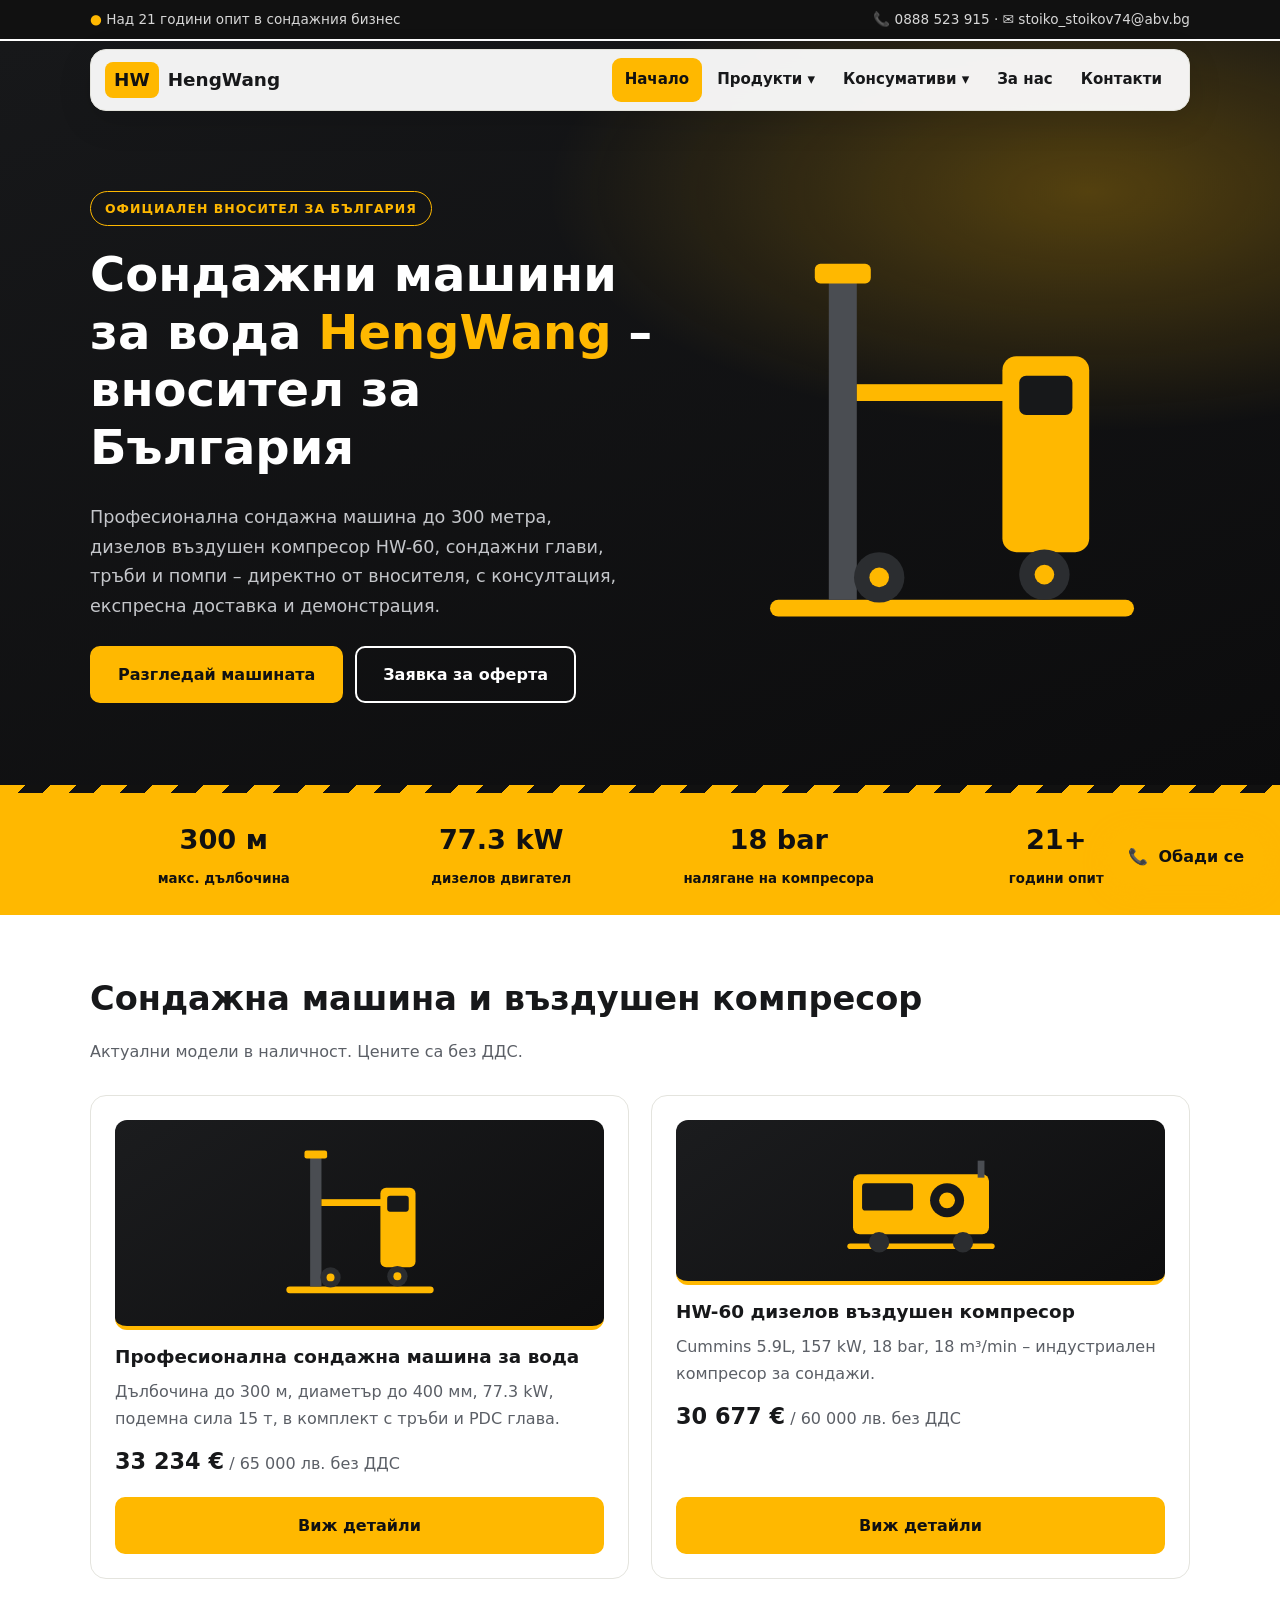
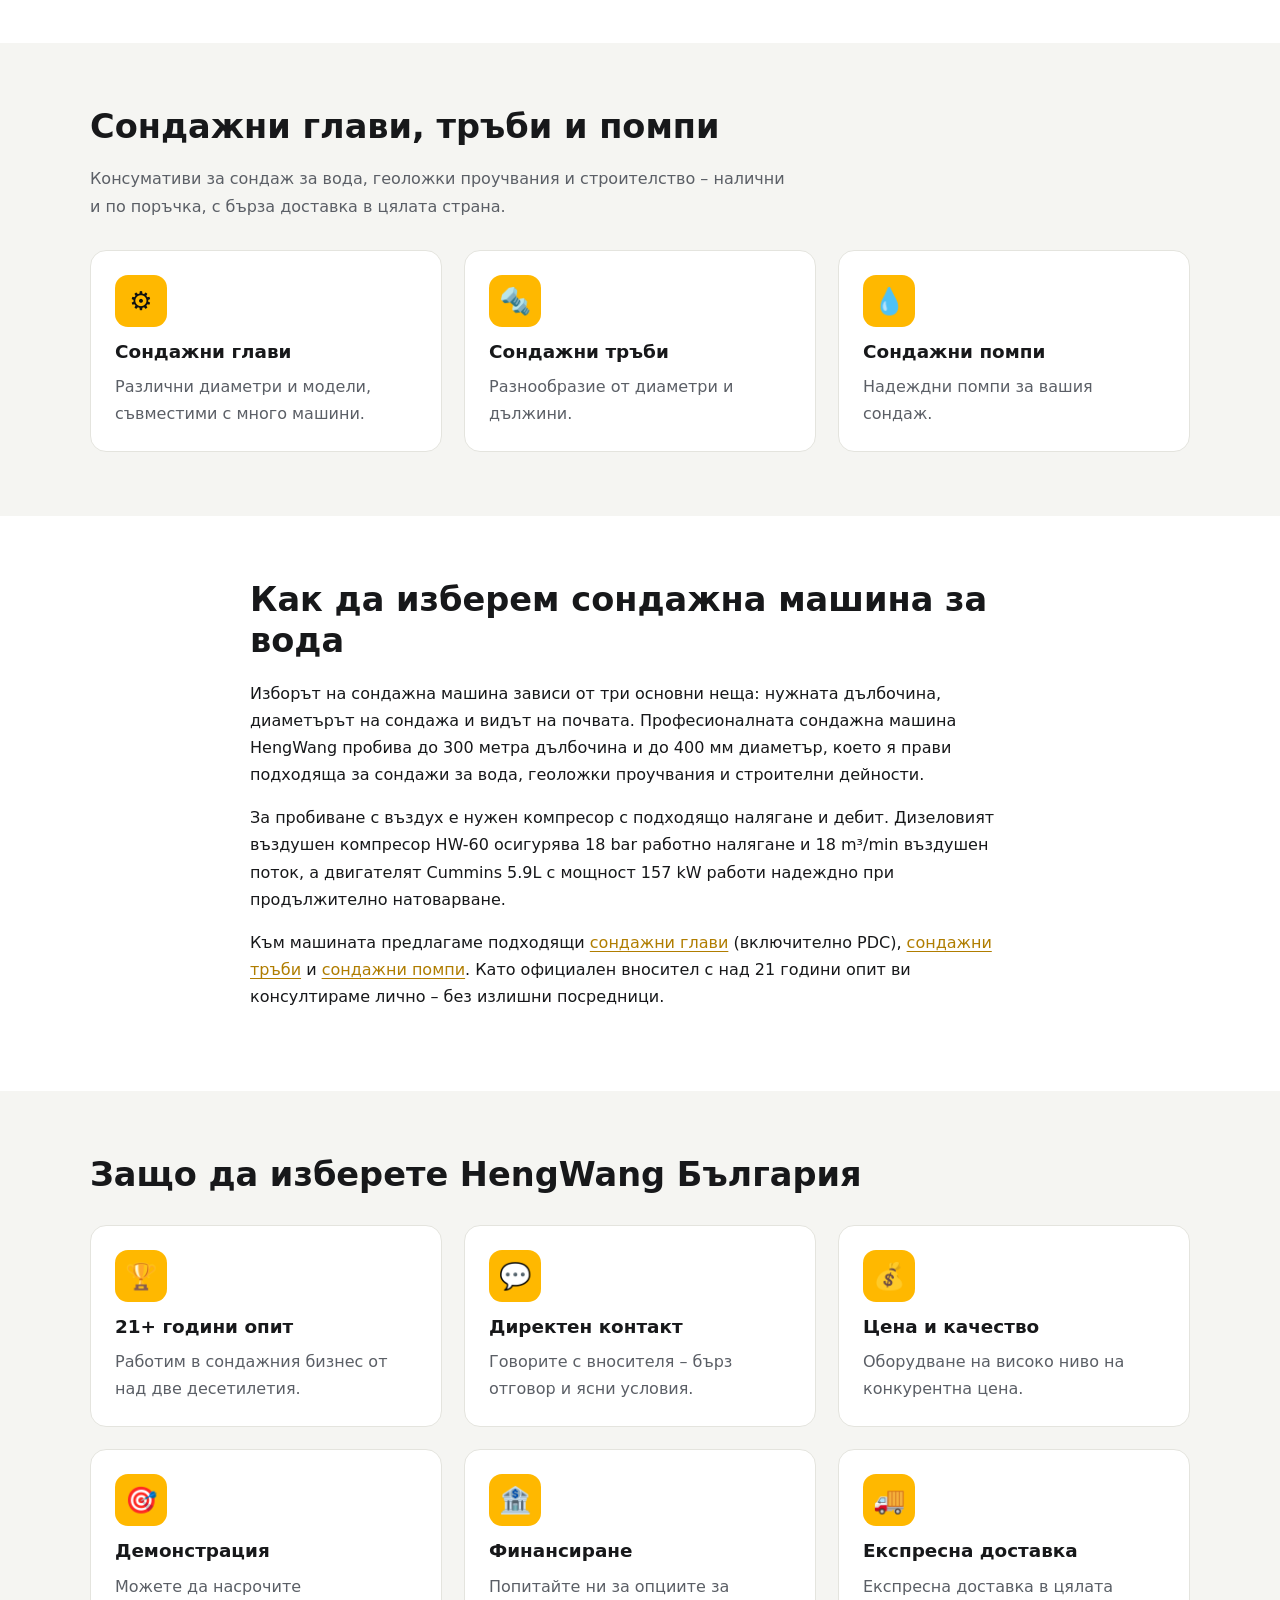
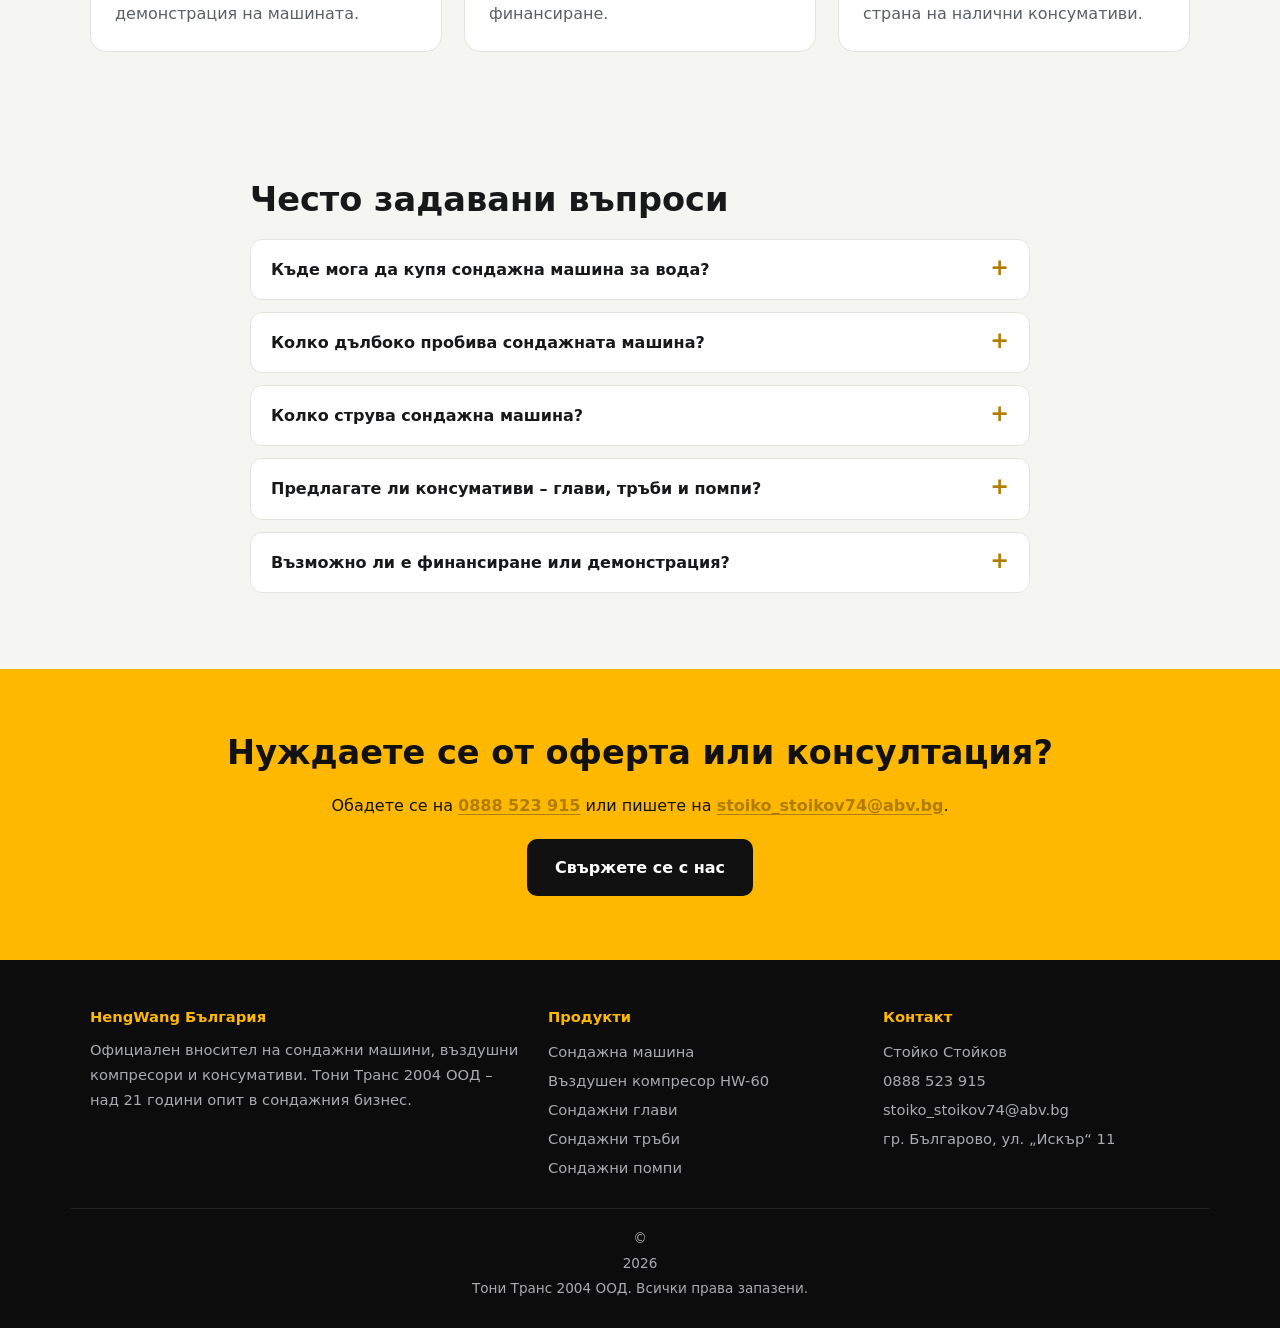
<file: index.html>
<!DOCTYPE html>
<html lang="bg">
<head>
<meta charset="utf-8">
<meta name="viewport" content="width=device-width, initial-scale=1">
<title>Сондажни машини за вода – HengWang България | Вносител</title>
<meta name="description" content="Професионална сондажна машина до 300 м, въздушен компресор HW-60, сондажни глави, тръби и помпи. Официален вносител, над 21 г. опит. Тел. 0888 523 915.">
<link rel="canonical" href="https://hengwangbulgaria.com/">
<link rel="alternate" hreflang="bg" href="https://hengwangbulgaria.com/">
<link rel="alternate" hreflang="x-default" href="https://hengwangbulgaria.com/">
<meta name="robots" content="index,follow,max-image-preview:large">
<meta name="theme-color" content="#ffb800">
<meta property="og:type" content="website"><meta property="og:locale" content="bg_BG"><meta property="og:site_name" content="HengWang България">
<meta property="og:title" content="Сондажни машини за вода – HengWang България | Вносител"><meta property="og:description" content="Професионална сондажна машина до 300 м, въздушен компресор HW-60, сондажни глави, тръби и помпи. Официален вносител, над 21 г. опит. Тел. 0888 523 915."><meta property="og:url" content="https://hengwangbulgaria.com/"><meta property="og:image" content="https://hengwangbulgaria.com/images/professional.JPG">
<meta name="twitter:card" content="summary_large_image">
<link rel="icon" href="/assets/favicon.svg" type="image/svg+xml">
<link rel="stylesheet" href="/assets/style.css">
<script type="application/ld+json">{"@context":"https://schema.org","@graph":[{"@type":"LocalBusiness","@id":"https://hengwangbulgaria.com/#biz","name":"HengWang България – Тони Транс 2004 ООД","url":"https://hengwangbulgaria.com/","telephone":"+359888523915","email":"stoiko_stoikov74@abv.bg","description":"Официален вносител на сондажни машини, компресори и консумативи HengWang","address":{"@type":"PostalAddress","streetAddress":"ул. Искър 11","addressLocality":"Българово","addressCountry":"BG"},"areaServed":"BG","foundingDate":"2004"},{"@type":"FAQPage","mainEntity":[{"@type":"Question","name":"Къде мога да купя сондажна машина за вода?","acceptedAnswer":{"@type":"Answer","text":"Можете да закупите професионална сондажна машина HengWang директно от официалния вносител в България – Тони Транс 2004 ООД, гр. Българово. Обадете се на 0888 523 915 за наличност, оферта и демонстрация."}},{"@type":"Question","name":"Колко дълбоко пробива сондажната машина?","acceptedAnswer":{"@type":"Answer","text":"Професионалната сондажна машина HengWang пробива до 300 метра дълбочина и до 400 мм диаметър, с дизелов двигател 77.3 kW и подемна сила 15 тона."}},{"@type":"Question","name":"Колко струва сондажна машина?","acceptedAnswer":{"@type":"Answer","text":"Професионалната сондажна машина с комплект тръби и PDC глава е на цена 33 234 € (65 000 лв.) без ДДС. Дизеловият въздушен компресор HW-60 е на цена 30 677 € (60 000 лв.) без ДДС."}},{"@type":"Question","name":"Предлагате ли консумативи – глави, тръби и помпи?","acceptedAnswer":{"@type":"Answer","text":"Да. Предлагаме сондажни глави, сондажни тръби и сондажни помпи – налични и по поръчка, с експресна доставка в цялата страна на налични артикули."}},{"@type":"Question","name":"Възможно ли е финансиране или демонстрация?","acceptedAnswer":{"@type":"Answer","text":"Да, за опции за финансиране или насрочване на демонстрация се свържете с нас по телефон или имейл."}}]}]}</script>
</head>
<body>
<a class="skip" href="#main">Към съдържанието</a>
<div class="top"><div class="wrap"><span><b>●</b> Над 21 години опит в сондажния бизнес</span><span><a href="tel:+359888523915">📞 0888 523 915</a> · <a class="em" href="mailto:stoiko_stoikov74@abv.bg">✉ stoiko_stoikov74@abv.bg</a></span></div></div>
<header class="nav"><a href="/" class="logo" aria-label="HengWang България – начало"><i>HW</i> HengWang</a>
<button class="burger" id="burger" aria-label="Меню" aria-expanded="false">☰</button>
<nav class="menu" id="menu" aria-label="Основно меню"><a href="/" aria-current="page" class="on">Начало</a><div class="dd"><a class="ddb" href="/produkti.html">Продукти ▾</a><div class="ddm"><a href="/sondazhna-mashina.html">Сондажна машина</a><a href="/kompresor-hw60.html">Компресор HW-60</a></div></div><div class="dd"><button class="ddb" type="button" aria-expanded="false">Консумативи ▾</button><div class="ddm"><a href="/sondazhni-glavi.html">Глави</a><a href="/sondazhni-trabi.html">Тръби</a><a href="/sondazhni-pompi.html">Помпи</a></div></div><a href="/za-nas.html">За нас</a><a href="/kontakti.html">Контакти</a></nav></header>
<main id="main">
<section class="hero"><div class="wrap">
<div><span class="tag">ОФИЦИАЛЕН ВНОСИТЕЛ ЗА БЪЛГАРИЯ</span>
<h1>Сондажни машини за вода <span>HengWang</span> – вносител за България</h1>
<p>Професионална сондажна машина до 300 метра, дизелов въздушен компресор HW-60, сондажни глави, тръби и помпи – директно от вносителя, с консултация, експресна доставка и демонстрация.</p>
<div class="cta"><a class="btn" href="/sondazhna-mashina.html">Разгледай машината</a><a class="btn ghost light" href="/kontakti.html">Заявка за оферта</a></div></div>
<div class="art"><svg viewBox="0 0 300 300" aria-hidden="true"><rect x="20" y="262" width="260" height="12" rx="6" fill="#ffb800"/><rect x="62" y="30" width="20" height="232" fill="#4a4d52"/><rect x="52" y="22" width="40" height="14" rx="4" fill="#ffb800"/><rect x="82" y="108" width="110" height="12" fill="#ffb800"/><rect x="186" y="88" width="62" height="140" rx="10" fill="#ffb800"/><rect x="198" y="102" width="38" height="28" rx="5" fill="#17181a"/><circle cx="216" cy="244" r="18" fill="#2b2d30"/><circle cx="216" cy="244" r="7" fill="#ffb800"/><circle cx="98" cy="246" r="18" fill="#2b2d30"/><circle cx="98" cy="246" r="7" fill="#ffb800"/></svg></div></div></section>
<div class="strip"><div class="wrap"><div><b>300 м</b><small>макс. дълбочина</small></div><div><b>77.3 kW</b><small>дизелов двигател</small></div><div><b>18 bar</b><small>налягане на компресора</small></div><div><b>21+</b><small>години опит</small></div></div></div>
<section><div class="wrap"><h2>Сондажна машина и въздушен компресор</h2><p class="lead">Актуални модели в наличност. Цените са без ДДС.</p>
<div class="grid g2">
<article class="card pc"><div class="pv"><svg viewBox="0 0 300 300" aria-hidden="true"><rect x="20" y="262" width="260" height="12" rx="6" fill="#ffb800"/><rect x="62" y="30" width="20" height="232" fill="#4a4d52"/><rect x="52" y="22" width="40" height="14" rx="4" fill="#ffb800"/><rect x="82" y="108" width="110" height="12" fill="#ffb800"/><rect x="186" y="88" width="62" height="140" rx="10" fill="#ffb800"/><rect x="198" y="102" width="38" height="28" rx="5" fill="#17181a"/><circle cx="216" cy="244" r="18" fill="#2b2d30"/><circle cx="216" cy="244" r="7" fill="#ffb800"/><circle cx="98" cy="246" r="18" fill="#2b2d30"/><circle cx="98" cy="246" r="7" fill="#ffb800"/></svg></div><h3><a href="/sondazhna-mashina.html">Професионална сондажна машина за вода</a></h3><p>Дълбочина до 300 м, диаметър до 400 мм, 77.3 kW, подемна сила 15 т, в комплект с тръби и PDC глава.</p><p class="pr"><b>33 234 €</b> / 65 000 лв. без ДДС</p><a class="btn" href="/sondazhna-mashina.html">Виж детайли</a></article>
<article class="card pc"><div class="pv"><svg viewBox="0 0 300 220" aria-hidden="true"><rect x="20" y="186" width="260" height="10" rx="5" fill="#ffb800"/><rect x="30" y="64" width="240" height="106" rx="12" fill="#ffb800"/><rect x="46" y="80" width="90" height="48" rx="6" fill="#17181a"/><circle cx="196" cy="110" r="30" fill="#17181a"/><circle cx="196" cy="110" r="14" fill="#ffb800"/><rect x="250" y="40" width="12" height="30" fill="#4a4d52"/><circle cx="76" cy="184" r="18" fill="#2b2d30"/><circle cx="224" cy="184" r="18" fill="#2b2d30"/></svg></div><h3><a href="/kompresor-hw60.html">HW-60 дизелов въздушен компресор</a></h3><p>Cummins 5.9L, 157 kW, 18 bar, 18 m³/min – индустриален компресор за сондажи.</p><p class="pr"><b>30 677 €</b> / 60 000 лв. без ДДС</p><a class="btn" href="/kompresor-hw60.html">Виж детайли</a></article></div></div></section>
<section class="alt"><div class="wrap"><h2>Сондажни глави, тръби и помпи</h2><p class="lead">Консумативи за сондаж за вода, геоложки проучвания и строителство – налични и по поръчка, с бърза доставка в цялата страна.</p>
<div class="grid"><a class="card" href="/sondazhni-glavi.html"><div class="ic">⚙️</div><h3>Сондажни глави</h3><p>Различни диаметри и модели, съвместими с много машини.</p></a><a class="card" href="/sondazhni-trabi.html"><div class="ic">🔩</div><h3>Сондажни тръби</h3><p>Разнообразие от диаметри и дължини.</p></a><a class="card" href="/sondazhni-pompi.html"><div class="ic">💧</div><h3>Сондажни помпи</h3><p>Надеждни помпи за вашия сондаж.</p></a></div></div></section>
<section><div class="wrap narrow"><h2>Как да изберем сондажна машина за вода</h2>
<p>Изборът на сондажна машина зависи от три основни неща: нужната дълбочина, диаметърът на сондажа и видът на почвата. Професионалната сондажна машина HengWang пробива до 300 метра дълбочина и до 400 мм диаметър, което я прави подходяща за сондажи за вода, геоложки проучвания и строителни дейности.</p>
<p>За пробиване с въздух е нужен компресор с подходящо налягане и дебит. Дизеловият въздушен компресор HW-60 осигурява 18 bar работно налягане и 18 m³/min въздушен поток, а двигателят Cummins 5.9L с мощност 157 kW работи надеждно при продължително натоварване.</p>
<p>Към машината предлагаме подходящи <a href="/sondazhni-glavi.html">сондажни глави</a> (включително PDC), <a href="/sondazhni-trabi.html">сондажни тръби</a> и <a href="/sondazhni-pompi.html">сондажни помпи</a>. Като официален вносител с над 21 години опит ви консултираме лично – без излишни посредници.</p></div></section>
<section class="alt"><div class="wrap"><h2>Защо да изберете HengWang България</h2><div class="grid">
<div class="card"><div class="ic">🏆</div><h3>21+ години опит</h3><p>Работим в сондажния бизнес от над две десетилетия.</p></div>
<div class="card"><div class="ic">💬</div><h3>Директен контакт</h3><p>Говорите с вносителя – бърз отговор и ясни условия.</p></div>
<div class="card"><div class="ic">💰</div><h3>Цена и качество</h3><p>Оборудване на високо ниво на конкурентна цена.</p></div>
<div class="card"><div class="ic">🎯</div><h3>Демонстрация</h3><p>Можете да насрочите демонстрация на машината.</p></div>
<div class="card"><div class="ic">🏦</div><h3>Финансиране</h3><p>Попитайте ни за опциите за финансиране.</p></div>
<div class="card"><div class="ic">🚚</div><h3>Експресна доставка</h3><p>Експресна доставка в цялата страна на налични консумативи.</p></div></div></div></section>
<section class="alt"><div class="wrap narrow"><h2>Често задавани въпроси</h2><details><summary>Къде мога да купя сондажна машина за вода?</summary><p>Можете да закупите професионална сондажна машина HengWang директно от официалния вносител в България – Тони Транс 2004 ООД, гр. Българово. Обадете се на 0888 523 915 за наличност, оферта и демонстрация.</p></details><details><summary>Колко дълбоко пробива сондажната машина?</summary><p>Професионалната сондажна машина HengWang пробива до 300 метра дълбочина и до 400 мм диаметър, с дизелов двигател 77.3 kW и подемна сила 15 тона.</p></details><details><summary>Колко струва сондажна машина?</summary><p>Професионалната сондажна машина с комплект тръби и PDC глава е на цена 33 234 € (65 000 лв.) без ДДС. Дизеловият въздушен компресор HW-60 е на цена 30 677 € (60 000 лв.) без ДДС.</p></details><details><summary>Предлагате ли консумативи – глави, тръби и помпи?</summary><p>Да. Предлагаме сондажни глави, сондажни тръби и сондажни помпи – налични и по поръчка, с експресна доставка в цялата страна на налични артикули.</p></details><details><summary>Възможно ли е финансиране или демонстрация?</summary><p>Да, за опции за финансиране или насрочване на демонстрация се свържете с нас по телефон или имейл.</p></details></div></section><section class="band"><div class="wrap"><h2>Нуждаете се от оферта или консултация?</h2><p>Обадете се на <a href="tel:+359888523915"><b>0888 523 915</b></a> или пишете на <a href="mailto:stoiko_stoikov74@abv.bg"><b>stoiko_stoikov74@abv.bg</b></a>.</p><a class="btn dark" href="/kontakti.html">Свържете се с нас</a></div></section>
</main>
<footer><div class="wrap fg">
<div><b>HengWang България</b><p>Официален вносител на сондажни машини, въздушни компресори и консумативи. Тони Транс 2004 ООД – над 21 години опит в сондажния бизнес.</p></div>
<div><b>Продукти</b><a href="/sondazhna-mashina.html">Сондажна машина</a><a href="/kompresor-hw60.html">Въздушен компресор HW-60</a><a href="/sondazhni-glavi.html">Сондажни глави</a><a href="/sondazhni-trabi.html">Сондажни тръби</a><a href="/sondazhni-pompi.html">Сондажни помпи</a></div>
<div><b>Контакт</b><span>Стойко Стойков</span><a href="tel:+359888523915">0888 523 915</a><a href="mailto:stoiko_stoikov74@abv.bg">stoiko_stoikov74@abv.bg</a><span>гр. Българово, ул. „Искър“ 11</span></div>
</div><div class="wrap copy">© <span id="y">2026</span> Тони Транс 2004 ООД. Всички права запазени.</div></footer>
<a class="fab" href="tel:+359888523915" aria-label="Обади се на 0888 523 915">📞<span>Обади се</span></a>
<script src="/assets/app.js" defer></script>
</body></html>
</file>
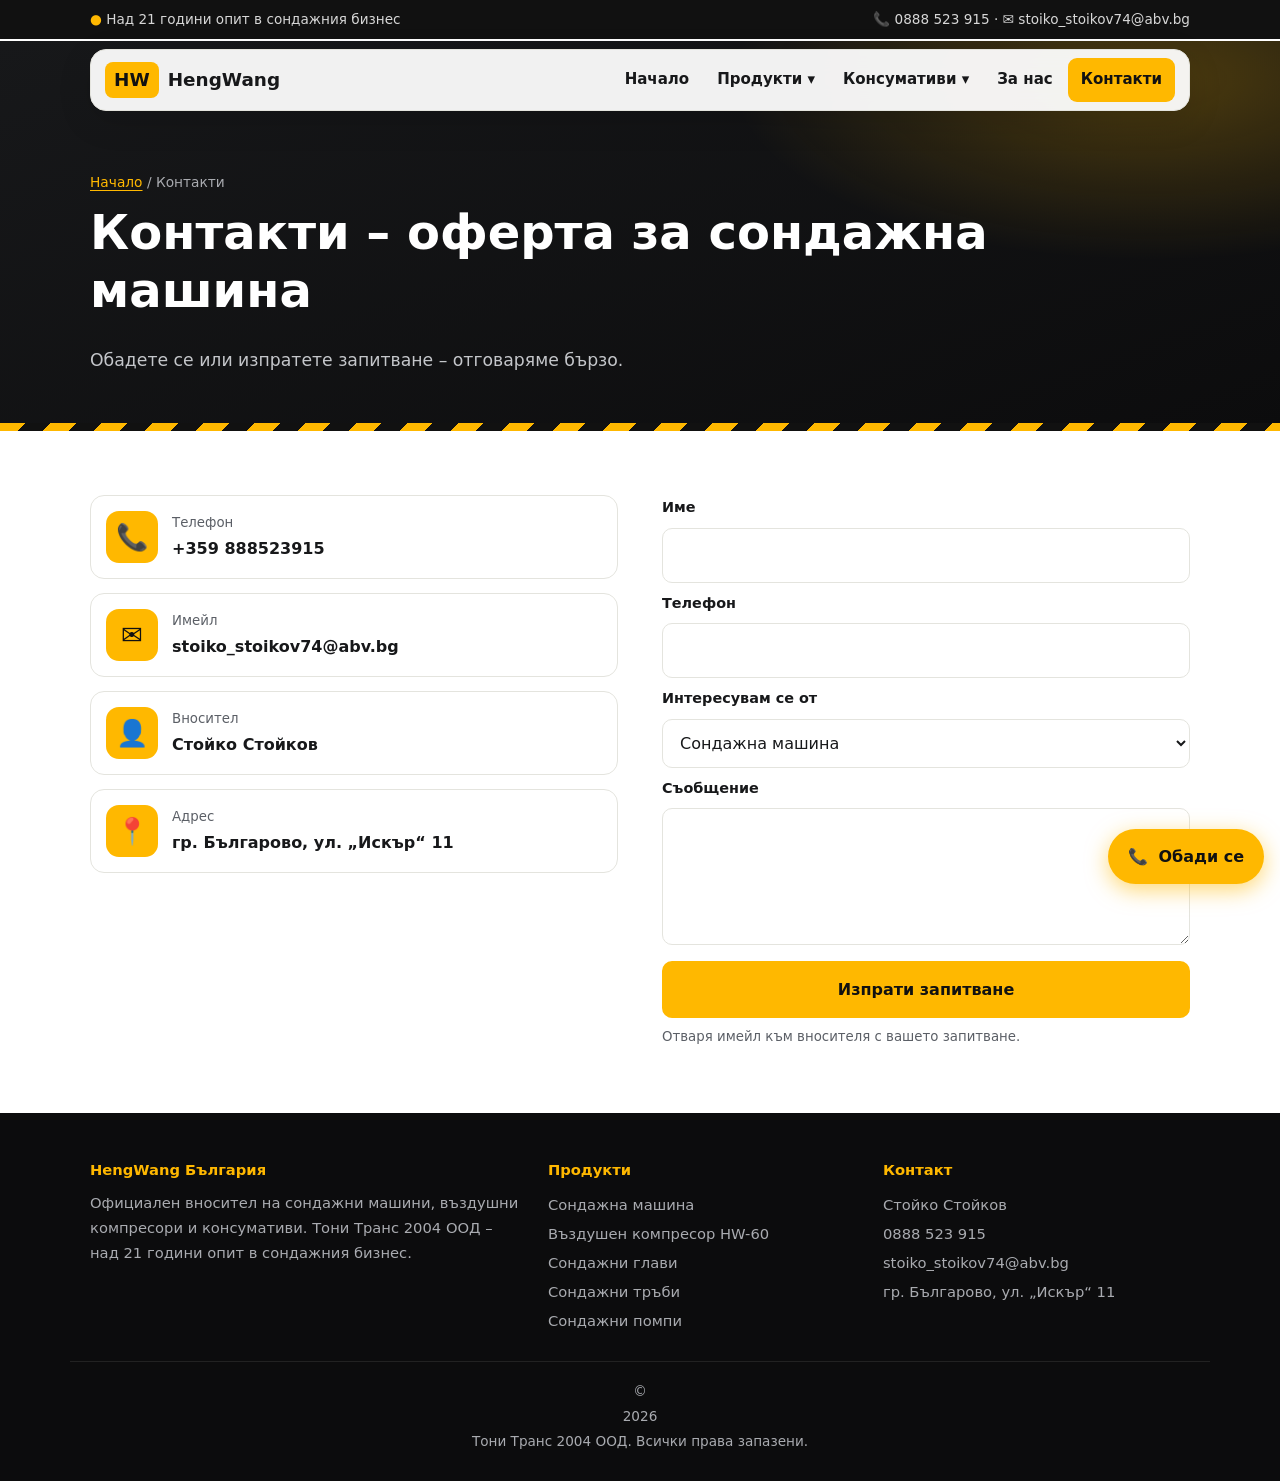
<file: kontakti.html>
<!DOCTYPE html>
<html lang="bg">
<head>
<meta charset="utf-8">
<meta name="viewport" content="width=device-width, initial-scale=1">
<title>Контакти и оферта за сондажна машина | HengWang България</title>
<meta name="description" content="Свържете се за оферта за сондажна машина, компресор, глави, тръби и помпи. Стойко Стойков, гр. Българово, ул. Искър 11, тел. 0888 523 915.">
<link rel="canonical" href="https://hengwangbulgaria.com/kontakti.html">
<link rel="alternate" hreflang="bg" href="https://hengwangbulgaria.com/kontakti.html">
<link rel="alternate" hreflang="x-default" href="https://hengwangbulgaria.com/kontakti.html">
<meta name="robots" content="index,follow,max-image-preview:large">
<meta name="theme-color" content="#ffb800">
<meta property="og:type" content="website"><meta property="og:locale" content="bg_BG"><meta property="og:site_name" content="HengWang България">
<meta property="og:title" content="Контакти и оферта за сондажна машина | HengWang България"><meta property="og:description" content="Свържете се за оферта за сондажна машина, компресор, глави, тръби и помпи. Стойко Стойков, гр. Българово, ул. Искър 11, тел. 0888 523 915."><meta property="og:url" content="https://hengwangbulgaria.com/kontakti.html"><meta property="og:image" content="https://hengwangbulgaria.com/images/professional.JPG">
<meta name="twitter:card" content="summary_large_image">
<link rel="icon" href="/assets/favicon.svg" type="image/svg+xml">
<link rel="stylesheet" href="/assets/style.css">
<script type="application/ld+json">{"@context":"https://schema.org","@type":"BreadcrumbList","itemListElement":[{"@type":"ListItem","position":1,"name":"Начало","item":"https://hengwangbulgaria.com/"},{"@type":"ListItem","position":2,"name":"Контакти","item":"https://hengwangbulgaria.com/kontakti.html"}]}</script><script type="application/ld+json">{"@context":"https://schema.org","@graph":[{"@type":"LocalBusiness","@id":"https://hengwangbulgaria.com/#biz","name":"HengWang България – Тони Транс 2004 ООД","url":"https://hengwangbulgaria.com/","telephone":"+359888523915","email":"stoiko_stoikov74@abv.bg","description":"Официален вносител на сондажни машини, компресори и консумативи HengWang","address":{"@type":"PostalAddress","streetAddress":"ул. Искър 11","addressLocality":"Българово","addressCountry":"BG"},"areaServed":"BG","foundingDate":"2004"}]}</script>
</head>
<body>
<a class="skip" href="#main">Към съдържанието</a>
<div class="top"><div class="wrap"><span><b>●</b> Над 21 години опит в сондажния бизнес</span><span><a href="tel:+359888523915">📞 0888 523 915</a> · <a class="em" href="mailto:stoiko_stoikov74@abv.bg">✉ stoiko_stoikov74@abv.bg</a></span></div></div>
<header class="nav"><a href="/" class="logo" aria-label="HengWang България – начало"><i>HW</i> HengWang</a>
<button class="burger" id="burger" aria-label="Меню" aria-expanded="false">☰</button>
<nav class="menu" id="menu" aria-label="Основно меню"><a href="/">Начало</a><div class="dd"><a class="ddb" href="/produkti.html">Продукти ▾</a><div class="ddm"><a href="/sondazhna-mashina.html">Сондажна машина</a><a href="/kompresor-hw60.html">Компресор HW-60</a></div></div><div class="dd"><button class="ddb" type="button" aria-expanded="false">Консумативи ▾</button><div class="ddm"><a href="/sondazhni-glavi.html">Глави</a><a href="/sondazhni-trabi.html">Тръби</a><a href="/sondazhni-pompi.html">Помпи</a></div></div><a href="/za-nas.html">За нас</a><a href="/kontakti.html" aria-current="page" class="on">Контакти</a></nav></header>
<main id="main">
<section class="phero"><div class="wrap"><nav class="crumb" aria-label="Път"><a href="/">Начало</a> / <span>Контакти</span></nav><h1>Контакти – оферта за сондажна машина</h1><p>Обадете се или изпратете запитване – отговаряме бързо.</p></div></section><section><div class="wrap"><div class="two"><div class="cinfo">
<a href="tel:+359888523915"><span class="ic">📞</span><span><small>Телефон</small><strong>+359 888523915</strong></span></a>
<a href="mailto:stoiko_stoikov74@abv.bg"><span class="ic">✉️</span><span><small>Имейл</small><strong>stoiko_stoikov74@abv.bg</strong></span></a>
<div class="r"><span class="ic">👤</span><span><small>Вносител</small><strong>Стойко Стойков</strong></span></div>
<a href="https://www.google.com/maps/search/?api=1&amp;query=Българово+ул.+Искър+11" rel="noopener" target="_blank"><span class="ic">📍</span><span><small>Адрес</small><strong>гр. Българово, ул. „Искър“ 11</strong></span></a></div>
<form class="form" id="f"><label for="n">Име</label><input id="n" name="n" required autocomplete="name"><label for="p">Телефон</label><input id="p" name="p" type="tel" required autocomplete="tel"><label for="m">Интересувам се от</label><select id="m" name="m"><option>Сондажна машина</option><option>Компресор HW-60</option><option>Сондажни глави</option><option>Сондажни тръби</option><option>Сондажни помпи</option><option>Друго</option></select><label for="t">Съобщение</label><textarea id="t" name="t" rows="4"></textarea><button class="btn" type="submit">Изпрати запитване</button><small>Отваря имейл към вносителя с вашето запитване.</small></form></div></div></section>
</main>
<footer><div class="wrap fg">
<div><b>HengWang България</b><p>Официален вносител на сондажни машини, въздушни компресори и консумативи. Тони Транс 2004 ООД – над 21 години опит в сондажния бизнес.</p></div>
<div><b>Продукти</b><a href="/sondazhna-mashina.html">Сондажна машина</a><a href="/kompresor-hw60.html">Въздушен компресор HW-60</a><a href="/sondazhni-glavi.html">Сондажни глави</a><a href="/sondazhni-trabi.html">Сондажни тръби</a><a href="/sondazhni-pompi.html">Сондажни помпи</a></div>
<div><b>Контакт</b><span>Стойко Стойков</span><a href="tel:+359888523915">0888 523 915</a><a href="mailto:stoiko_stoikov74@abv.bg">stoiko_stoikov74@abv.bg</a><span>гр. Българово, ул. „Искър“ 11</span></div>
</div><div class="wrap copy">© <span id="y">2026</span> Тони Транс 2004 ООД. Всички права запазени.</div></footer>
<a class="fab" href="tel:+359888523915" aria-label="Обади се на 0888 523 915">📞<span>Обади се</span></a>
<script src="/assets/app.js" defer></script>
</body></html>
</file>
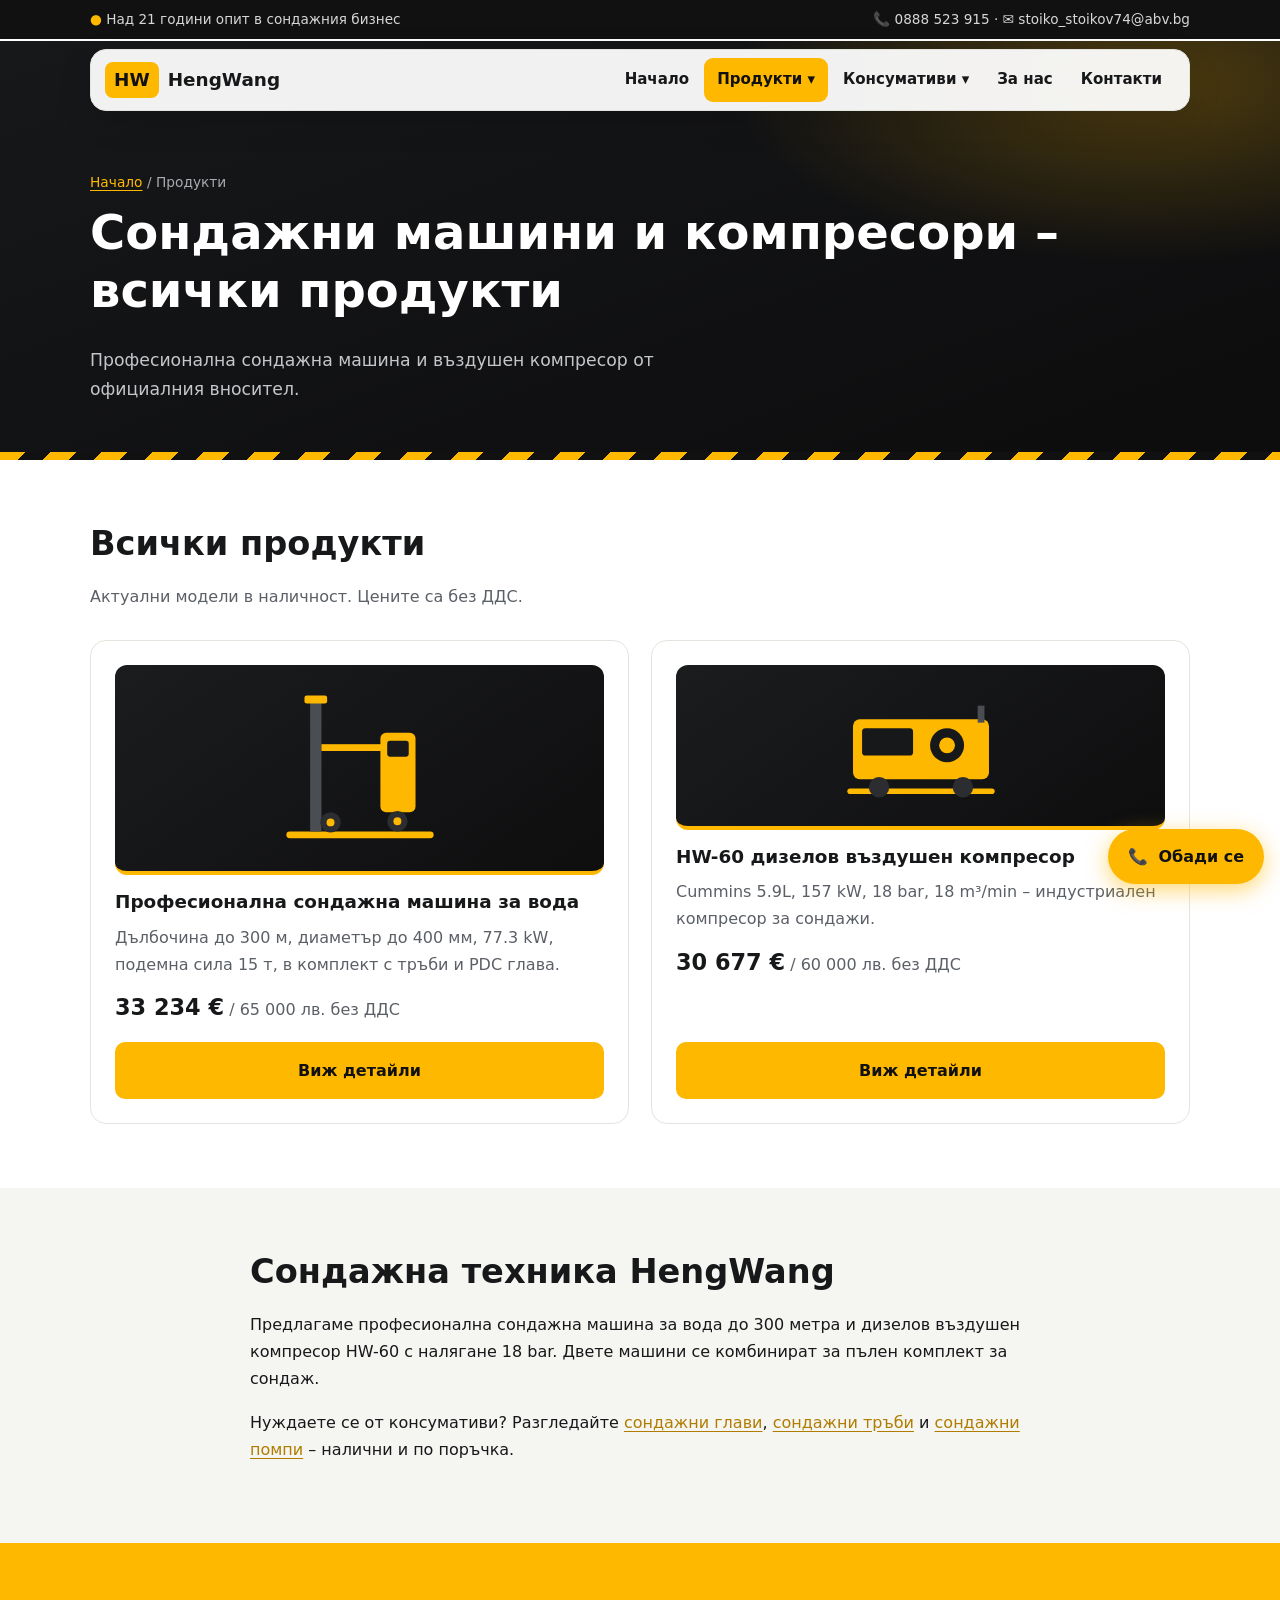
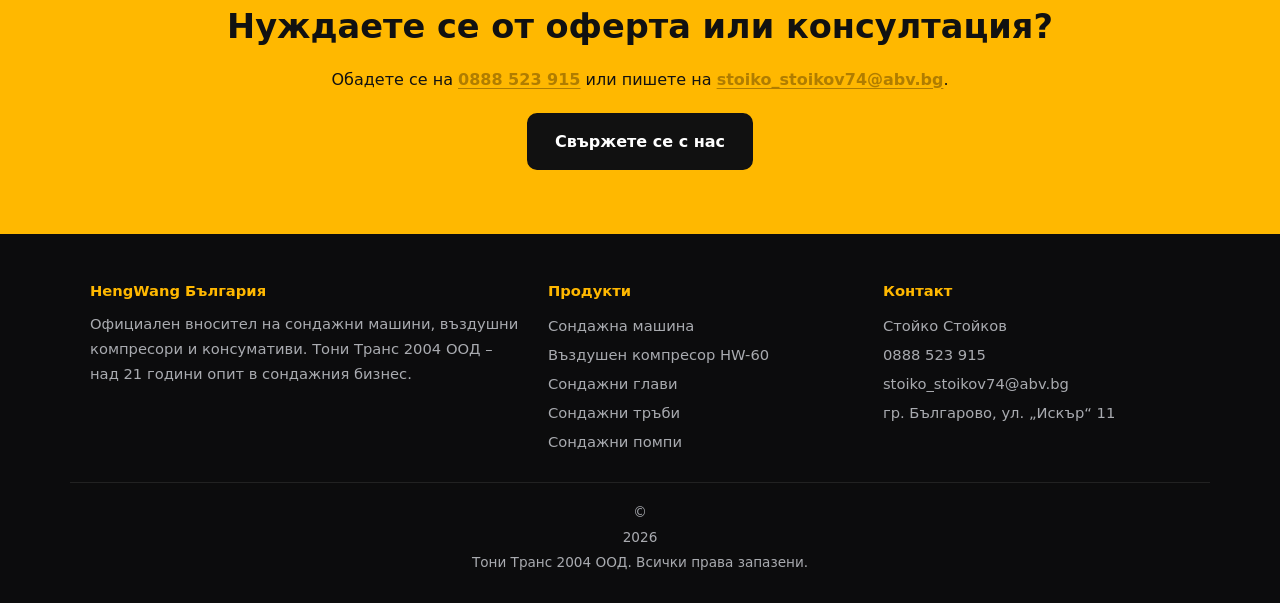
<file: produkti.html>
<!DOCTYPE html>
<html lang="bg">
<head>
<meta charset="utf-8">
<meta name="viewport" content="width=device-width, initial-scale=1">
<title>Сондажни машини и компресори – продукти | HengWang</title>
<meta name="description" content="Всички продукти HengWang: професионална сондажна машина до 300 м и дизелов въздушен компресор HW-60. Цени, наличност, доставка. Тел. 0888 523 915.">
<link rel="canonical" href="https://hengwangbulgaria.com/produkti.html">
<link rel="alternate" hreflang="bg" href="https://hengwangbulgaria.com/produkti.html">
<link rel="alternate" hreflang="x-default" href="https://hengwangbulgaria.com/produkti.html">
<meta name="robots" content="index,follow,max-image-preview:large">
<meta name="theme-color" content="#ffb800">
<meta property="og:type" content="website"><meta property="og:locale" content="bg_BG"><meta property="og:site_name" content="HengWang България">
<meta property="og:title" content="Сондажни машини и компресори – продукти | HengWang"><meta property="og:description" content="Всички продукти HengWang: професионална сондажна машина до 300 м и дизелов въздушен компресор HW-60. Цени, наличност, доставка. Тел. 0888 523 915."><meta property="og:url" content="https://hengwangbulgaria.com/produkti.html"><meta property="og:image" content="https://hengwangbulgaria.com/images/professional.JPG">
<meta name="twitter:card" content="summary_large_image">
<link rel="icon" href="/assets/favicon.svg" type="image/svg+xml">
<link rel="stylesheet" href="/assets/style.css">
<script type="application/ld+json">{"@context":"https://schema.org","@type":"BreadcrumbList","itemListElement":[{"@type":"ListItem","position":1,"name":"Начало","item":"https://hengwangbulgaria.com/"},{"@type":"ListItem","position":2,"name":"Продукти","item":"https://hengwangbulgaria.com/produkti.html"}]}</script><script type="application/ld+json">{"@context":"https://schema.org","@graph":[{"@type":"LocalBusiness","@id":"https://hengwangbulgaria.com/#biz","name":"HengWang България – Тони Транс 2004 ООД","url":"https://hengwangbulgaria.com/","telephone":"+359888523915","email":"stoiko_stoikov74@abv.bg","description":"Официален вносител на сондажни машини, компресори и консумативи HengWang","address":{"@type":"PostalAddress","streetAddress":"ул. Искър 11","addressLocality":"Българово","addressCountry":"BG"},"areaServed":"BG","foundingDate":"2004"}]}</script>
</head>
<body>
<a class="skip" href="#main">Към съдържанието</a>
<div class="top"><div class="wrap"><span><b>●</b> Над 21 години опит в сондажния бизнес</span><span><a href="tel:+359888523915">📞 0888 523 915</a> · <a class="em" href="mailto:stoiko_stoikov74@abv.bg">✉ stoiko_stoikov74@abv.bg</a></span></div></div>
<header class="nav"><a href="/" class="logo" aria-label="HengWang България – начало"><i>HW</i> HengWang</a>
<button class="burger" id="burger" aria-label="Меню" aria-expanded="false">☰</button>
<nav class="menu" id="menu" aria-label="Основно меню"><a href="/">Начало</a><div class="dd"><a class="ddb on" href="/produkti.html">Продукти ▾</a><div class="ddm"><a href="/sondazhna-mashina.html">Сондажна машина</a><a href="/kompresor-hw60.html">Компресор HW-60</a></div></div><div class="dd"><button class="ddb" type="button" aria-expanded="false">Консумативи ▾</button><div class="ddm"><a href="/sondazhni-glavi.html">Глави</a><a href="/sondazhni-trabi.html">Тръби</a><a href="/sondazhni-pompi.html">Помпи</a></div></div><a href="/za-nas.html">За нас</a><a href="/kontakti.html">Контакти</a></nav></header>
<main id="main">
<section class="phero"><div class="wrap"><nav class="crumb" aria-label="Път"><a href="/">Начало</a> / <span>Продукти</span></nav><h1>Сондажни машини и компресори – всички продукти</h1><p>Професионална сондажна машина и въздушен компресор от официалния вносител.</p></div></section><section><div class="wrap"><h2>Всички продукти</h2><p class="lead">Актуални модели в наличност. Цените са без ДДС.</p>
<div class="grid g2">
<article class="card pc"><div class="pv"><svg viewBox="0 0 300 300" aria-hidden="true"><rect x="20" y="262" width="260" height="12" rx="6" fill="#ffb800"/><rect x="62" y="30" width="20" height="232" fill="#4a4d52"/><rect x="52" y="22" width="40" height="14" rx="4" fill="#ffb800"/><rect x="82" y="108" width="110" height="12" fill="#ffb800"/><rect x="186" y="88" width="62" height="140" rx="10" fill="#ffb800"/><rect x="198" y="102" width="38" height="28" rx="5" fill="#17181a"/><circle cx="216" cy="244" r="18" fill="#2b2d30"/><circle cx="216" cy="244" r="7" fill="#ffb800"/><circle cx="98" cy="246" r="18" fill="#2b2d30"/><circle cx="98" cy="246" r="7" fill="#ffb800"/></svg></div><h3><a href="/sondazhna-mashina.html">Професионална сондажна машина за вода</a></h3><p>Дълбочина до 300 м, диаметър до 400 мм, 77.3 kW, подемна сила 15 т, в комплект с тръби и PDC глава.</p><p class="pr"><b>33 234 €</b> / 65 000 лв. без ДДС</p><a class="btn" href="/sondazhna-mashina.html">Виж детайли</a></article>
<article class="card pc"><div class="pv"><svg viewBox="0 0 300 220" aria-hidden="true"><rect x="20" y="186" width="260" height="10" rx="5" fill="#ffb800"/><rect x="30" y="64" width="240" height="106" rx="12" fill="#ffb800"/><rect x="46" y="80" width="90" height="48" rx="6" fill="#17181a"/><circle cx="196" cy="110" r="30" fill="#17181a"/><circle cx="196" cy="110" r="14" fill="#ffb800"/><rect x="250" y="40" width="12" height="30" fill="#4a4d52"/><circle cx="76" cy="184" r="18" fill="#2b2d30"/><circle cx="224" cy="184" r="18" fill="#2b2d30"/></svg></div><h3><a href="/kompresor-hw60.html">HW-60 дизелов въздушен компресор</a></h3><p>Cummins 5.9L, 157 kW, 18 bar, 18 m³/min – индустриален компресор за сондажи.</p><p class="pr"><b>30 677 €</b> / 60 000 лв. без ДДС</p><a class="btn" href="/kompresor-hw60.html">Виж детайли</a></article></div></div></section>
<section class="alt"><div class="wrap narrow"><h2>Сондажна техника HengWang</h2>
<p>Предлагаме професионална сондажна машина за вода до 300 метра и дизелов въздушен компресор HW-60 с налягане 18 bar. Двете машини се комбинират за пълен комплект за сондаж.</p>
<p>Нуждаете се от консумативи? Разгледайте <a href="/sondazhni-glavi.html">сондажни глави</a>, <a href="/sondazhni-trabi.html">сондажни тръби</a> и <a href="/sondazhni-pompi.html">сондажни помпи</a> – налични и по поръчка.</p></div></section><section class="band"><div class="wrap"><h2>Нуждаете се от оферта или консултация?</h2><p>Обадете се на <a href="tel:+359888523915"><b>0888 523 915</b></a> или пишете на <a href="mailto:stoiko_stoikov74@abv.bg"><b>stoiko_stoikov74@abv.bg</b></a>.</p><a class="btn dark" href="/kontakti.html">Свържете се с нас</a></div></section>
</main>
<footer><div class="wrap fg">
<div><b>HengWang България</b><p>Официален вносител на сондажни машини, въздушни компресори и консумативи. Тони Транс 2004 ООД – над 21 години опит в сондажния бизнес.</p></div>
<div><b>Продукти</b><a href="/sondazhna-mashina.html">Сондажна машина</a><a href="/kompresor-hw60.html">Въздушен компресор HW-60</a><a href="/sondazhni-glavi.html">Сондажни глави</a><a href="/sondazhni-trabi.html">Сондажни тръби</a><a href="/sondazhni-pompi.html">Сондажни помпи</a></div>
<div><b>Контакт</b><span>Стойко Стойков</span><a href="tel:+359888523915">0888 523 915</a><a href="mailto:stoiko_stoikov74@abv.bg">stoiko_stoikov74@abv.bg</a><span>гр. Българово, ул. „Искър“ 11</span></div>
</div><div class="wrap copy">© <span id="y">2026</span> Тони Транс 2004 ООД. Всички права запазени.</div></footer>
<a class="fab" href="tel:+359888523915" aria-label="Обади се на 0888 523 915">📞<span>Обади се</span></a>
<script src="/assets/app.js" defer></script>
</body></html>
</file>
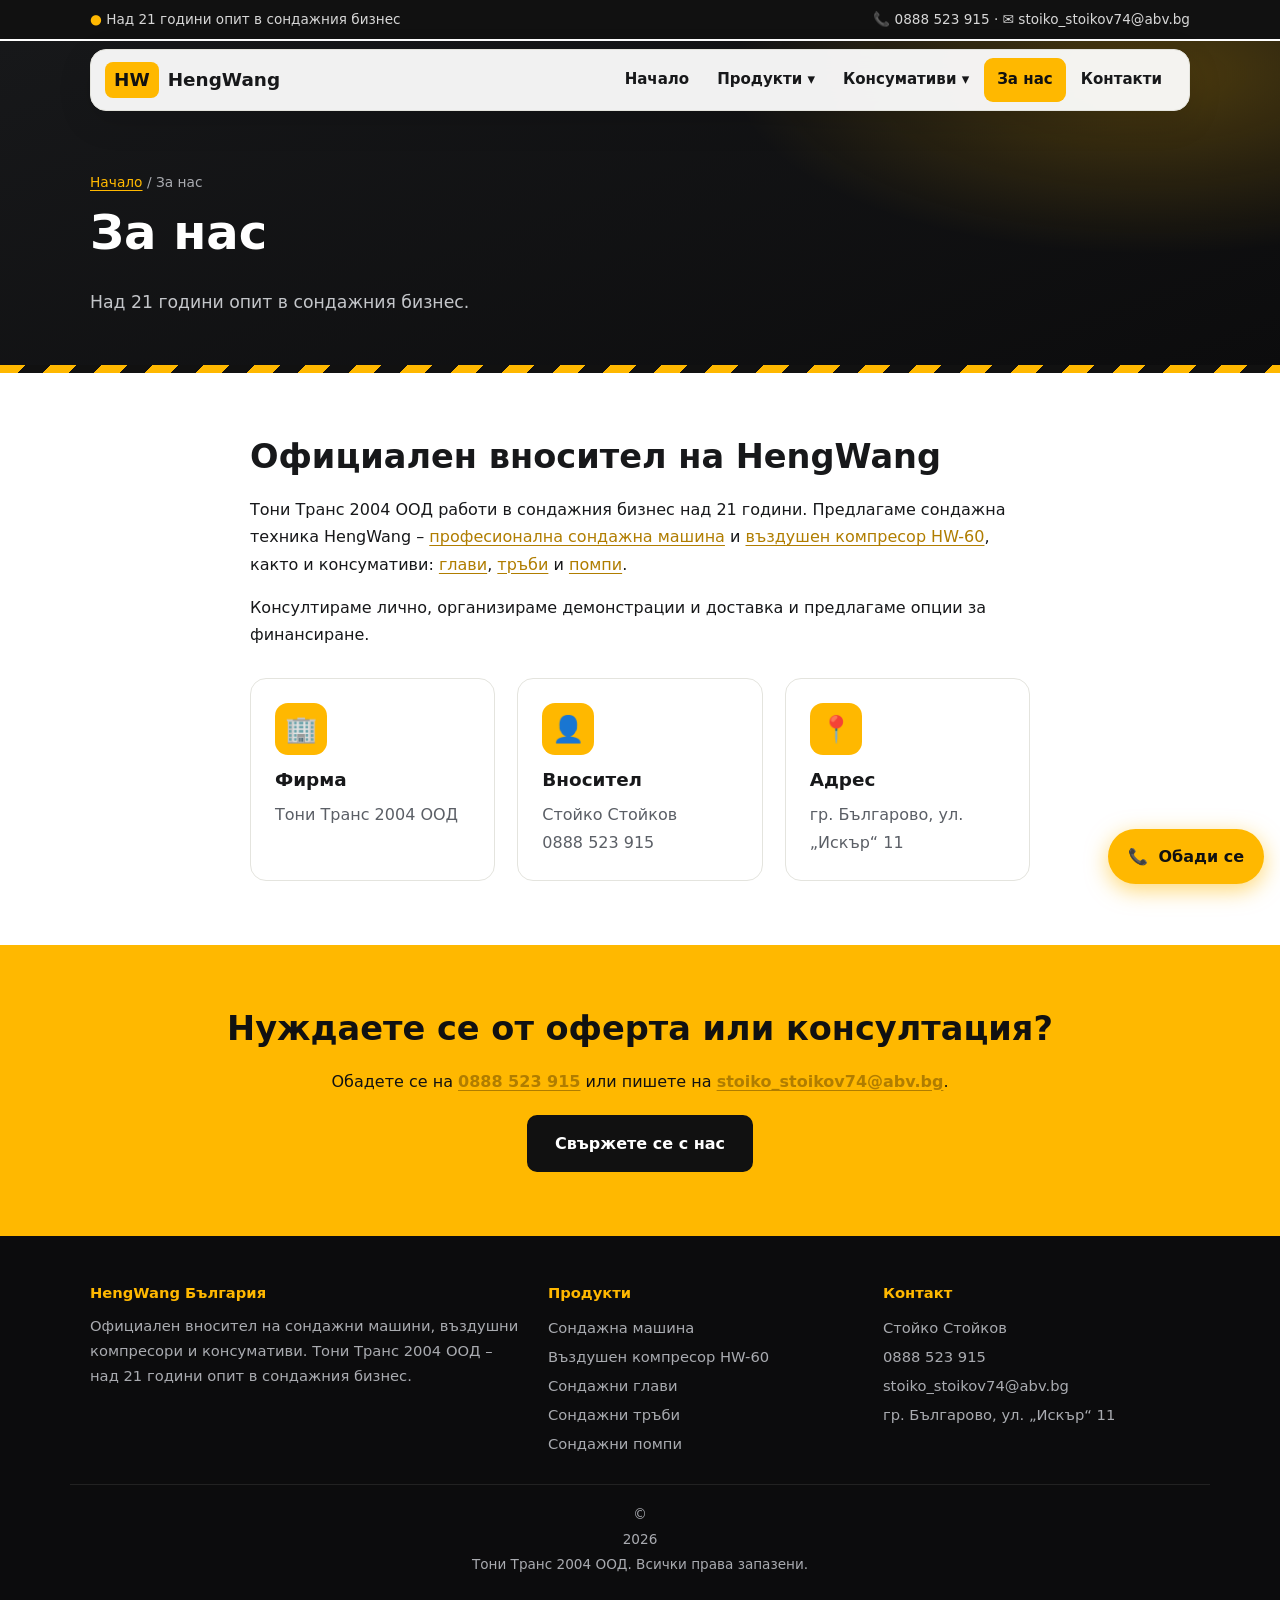
<file: za-nas.html>
<!DOCTYPE html>
<html lang="bg">
<head>
<meta charset="utf-8">
<meta name="viewport" content="width=device-width, initial-scale=1">
<title>За нас – вносител на сондажна техника | HengWang</title>
<meta name="description" content="Тони Транс 2004 ООД – официален вносител на сондажни машини HengWang в България. Над 21 години опит. гр. Българово. Тел. 0888 523 915.">
<link rel="canonical" href="https://hengwangbulgaria.com/za-nas.html">
<link rel="alternate" hreflang="bg" href="https://hengwangbulgaria.com/za-nas.html">
<link rel="alternate" hreflang="x-default" href="https://hengwangbulgaria.com/za-nas.html">
<meta name="robots" content="index,follow,max-image-preview:large">
<meta name="theme-color" content="#ffb800">
<meta property="og:type" content="website"><meta property="og:locale" content="bg_BG"><meta property="og:site_name" content="HengWang България">
<meta property="og:title" content="За нас – вносител на сондажна техника | HengWang"><meta property="og:description" content="Тони Транс 2004 ООД – официален вносител на сондажни машини HengWang в България. Над 21 години опит. гр. Българово. Тел. 0888 523 915."><meta property="og:url" content="https://hengwangbulgaria.com/za-nas.html"><meta property="og:image" content="https://hengwangbulgaria.com/images/professional.JPG">
<meta name="twitter:card" content="summary_large_image">
<link rel="icon" href="/assets/favicon.svg" type="image/svg+xml">
<link rel="stylesheet" href="/assets/style.css">
<script type="application/ld+json">{"@context":"https://schema.org","@type":"BreadcrumbList","itemListElement":[{"@type":"ListItem","position":1,"name":"Начало","item":"https://hengwangbulgaria.com/"},{"@type":"ListItem","position":2,"name":"За нас","item":"https://hengwangbulgaria.com/za-nas.html"}]}</script><script type="application/ld+json">{"@context":"https://schema.org","@graph":[{"@type":"LocalBusiness","@id":"https://hengwangbulgaria.com/#biz","name":"HengWang България – Тони Транс 2004 ООД","url":"https://hengwangbulgaria.com/","telephone":"+359888523915","email":"stoiko_stoikov74@abv.bg","description":"Официален вносител на сондажни машини, компресори и консумативи HengWang","address":{"@type":"PostalAddress","streetAddress":"ул. Искър 11","addressLocality":"Българово","addressCountry":"BG"},"areaServed":"BG","foundingDate":"2004"}]}</script>
</head>
<body>
<a class="skip" href="#main">Към съдържанието</a>
<div class="top"><div class="wrap"><span><b>●</b> Над 21 години опит в сондажния бизнес</span><span><a href="tel:+359888523915">📞 0888 523 915</a> · <a class="em" href="mailto:stoiko_stoikov74@abv.bg">✉ stoiko_stoikov74@abv.bg</a></span></div></div>
<header class="nav"><a href="/" class="logo" aria-label="HengWang България – начало"><i>HW</i> HengWang</a>
<button class="burger" id="burger" aria-label="Меню" aria-expanded="false">☰</button>
<nav class="menu" id="menu" aria-label="Основно меню"><a href="/">Начало</a><div class="dd"><a class="ddb" href="/produkti.html">Продукти ▾</a><div class="ddm"><a href="/sondazhna-mashina.html">Сондажна машина</a><a href="/kompresor-hw60.html">Компресор HW-60</a></div></div><div class="dd"><button class="ddb" type="button" aria-expanded="false">Консумативи ▾</button><div class="ddm"><a href="/sondazhni-glavi.html">Глави</a><a href="/sondazhni-trabi.html">Тръби</a><a href="/sondazhni-pompi.html">Помпи</a></div></div><a href="/za-nas.html" aria-current="page" class="on">За нас</a><a href="/kontakti.html">Контакти</a></nav></header>
<main id="main">
<section class="phero"><div class="wrap"><nav class="crumb" aria-label="Път"><a href="/">Начало</a> / <span>За нас</span></nav><h1>За нас</h1><p>Над 21 години опит в сондажния бизнес.</p></div></section><section><div class="wrap narrow"><h2>Официален вносител на HengWang</h2>
<p>Тони Транс 2004 ООД работи в сондажния бизнес над 21 години. Предлагаме сондажна техника HengWang – <a href="/sondazhna-mashina.html">професионална сондажна машина</a> и <a href="/kompresor-hw60.html">въздушен компресор HW-60</a>, както и консумативи: <a href="/sondazhni-glavi.html">глави</a>, <a href="/sondazhni-trabi.html">тръби</a> и <a href="/sondazhni-pompi.html">помпи</a>.</p>
<p>Консултираме лично, организираме демонстрации и доставка и предлагаме опции за финансиране.</p>
<div class="grid"><div class="card"><div class="ic">🏢</div><h3>Фирма</h3><p>Тони Транс 2004 ООД</p></div><div class="card"><div class="ic">👤</div><h3>Вносител</h3><p>Стойко Стойков<br>0888 523 915</p></div><div class="card"><div class="ic">📍</div><h3>Адрес</h3><p>гр. Българово, ул. „Искър“ 11</p></div></div></div></section><section class="band"><div class="wrap"><h2>Нуждаете се от оферта или консултация?</h2><p>Обадете се на <a href="tel:+359888523915"><b>0888 523 915</b></a> или пишете на <a href="mailto:stoiko_stoikov74@abv.bg"><b>stoiko_stoikov74@abv.bg</b></a>.</p><a class="btn dark" href="/kontakti.html">Свържете се с нас</a></div></section>
</main>
<footer><div class="wrap fg">
<div><b>HengWang България</b><p>Официален вносител на сондажни машини, въздушни компресори и консумативи. Тони Транс 2004 ООД – над 21 години опит в сондажния бизнес.</p></div>
<div><b>Продукти</b><a href="/sondazhna-mashina.html">Сондажна машина</a><a href="/kompresor-hw60.html">Въздушен компресор HW-60</a><a href="/sondazhni-glavi.html">Сондажни глави</a><a href="/sondazhni-trabi.html">Сондажни тръби</a><a href="/sondazhni-pompi.html">Сондажни помпи</a></div>
<div><b>Контакт</b><span>Стойко Стойков</span><a href="tel:+359888523915">0888 523 915</a><a href="mailto:stoiko_stoikov74@abv.bg">stoiko_stoikov74@abv.bg</a><span>гр. Българово, ул. „Искър“ 11</span></div>
</div><div class="wrap copy">© <span id="y">2026</span> Тони Транс 2004 ООД. Всички права запазени.</div></footer>
<a class="fab" href="tel:+359888523915" aria-label="Обади се на 0888 523 915">📞<span>Обади се</span></a>
<script src="/assets/app.js" defer></script>
</body></html>
</file>
<file: assets/style.css>
:root{--bg:#fff;--alt:#f5f5f2;--card:#fff;--tx:#17181a;--mut:#5b5f66;--ac:#ffb800;--ac2:#b07d00;--bd:#e4e4de;--nav:rgba(255,255,255,.94);--sh:0 10px 34px rgba(0,0,0,.12)}
@media(prefers-color-scheme:dark){:root{--bg:#101112;--alt:#17181a;--card:#1c1d1f;--tx:#f1f1f1;--mut:#a5a8ad;--ac2:#ffb800;--bd:#2c2e31;--nav:rgba(22,23,25,.94);--sh:0 10px 34px rgba(0,0,0,.55)}}
*{box-sizing:border-box}html{scroll-behavior:smooth}
body{margin:0;background:var(--bg);color:var(--tx);font:16px/1.7 system-ui,-apple-system,"Segoe UI",Roboto,Arial,sans-serif}
a{color:inherit;text-decoration:none}p a,.crumb a{color:var(--ac2);text-decoration:underline;text-underline-offset:3px}
img,svg{max-width:100%}
.wrap{max-width:1140px;margin:0 auto;padding:0 20px}.narrow{max-width:820px}
section{padding:64px 0}.alt{background:var(--alt)}
h1,h2,h3{line-height:1.2;margin:0 0 .55em}h1{font-size:clamp(1.9rem,5vw,3rem);font-weight:900}h2{font-size:clamp(1.45rem,3.6vw,2.1rem);font-weight:800;margin-top:1.2em}section>.wrap>h2:first-child,.narrow>h2:first-child{margin-top:0}h3{font-size:1.15rem}
.lead{color:var(--mut);max-width:700px;margin:0 0 8px}
.skip{position:absolute;left:-999px;top:0;background:var(--ac);color:#111;padding:10px 16px;z-index:100}.skip:focus{left:8px;top:8px}
.btn{display:inline-flex;align-items:center;gap:8px;padding:13px 26px;border-radius:10px;font-weight:700;border:2px solid var(--ac);background:var(--ac);color:#111;transition:.2s;cursor:pointer;font:inherit;font-weight:700}
.btn:hover{background:#e0a000;border-color:#e0a000;transform:translateY(-2px)}.btn.ghost{background:transparent;color:inherit;border-color:currentColor}.btn.ghost:hover{background:var(--ac);color:#111;border-color:var(--ac)}.btn.ghost.light{color:#fff}.btn.dark{background:#111;border-color:#111;color:#fff}
.cta{display:flex;gap:12px;flex-wrap:wrap;margin-top:24px}
.top{background:#111;color:#d7d7d7;font-size:.85rem;padding:8px 0}.top .wrap{display:flex;justify-content:space-between;gap:12px;flex-wrap:wrap}.top b{color:var(--ac)}.top a:hover{color:var(--ac)}@media(max-width:640px){.top .em{display:none}}
.nav{position:sticky;top:10px;z-index:50;width:min(1100px,calc(100% - 24px));margin:10px auto 0;background:var(--nav);backdrop-filter:blur(12px);-webkit-backdrop-filter:blur(12px);border:1px solid var(--bd);border-radius:16px;box-shadow:var(--sh);display:flex;align-items:center;justify-content:space-between;padding:8px 14px}
.logo{font-weight:900;font-size:1.15rem;display:flex;align-items:center;gap:9px}.logo i{background:var(--ac);color:#111;border-radius:8px;padding:2px 9px;font-style:normal}
.menu{display:flex;gap:2px;align-items:center}.menu>a,.ddb{padding:9px 13px;border-radius:9px;font:inherit;font-weight:600;font-size:.94rem;border:0;background:none;color:inherit;cursor:pointer}
.menu>a:hover,.menu>a.on,.ddb:hover,.ddb.on{background:var(--ac);color:#111}
.dd{position:relative}.ddm{position:absolute;top:100%;left:0;min-width:230px;background:var(--card);border:1px solid var(--bd);border-radius:12px;box-shadow:var(--sh);padding:6px;display:none}.dd.open .ddm,.dd:hover .ddm{display:block}.ddm a{display:block;padding:10px 14px;border-radius:8px;font-weight:600}.ddm a:hover,.ddm a[aria-current]{background:var(--ac);color:#111}
a.ddb{display:block}.burger{display:none;background:var(--ac);border:0;border-radius:10px;width:44px;height:44px;cursor:pointer;font-size:22px;color:#111}
@media(max-width:860px){.burger{display:block}.menu{position:absolute;top:calc(100% + 8px);left:0;right:0;background:var(--card);border:1px solid var(--bd);border-radius:16px;box-shadow:var(--sh);flex-direction:column;align-items:stretch;padding:10px;display:none}.menu.open{display:flex}.menu>a,.ddb{padding:14px;font-size:1.05rem;text-align:left;width:100%}.ddm{position:static;display:block!important;box-shadow:none;border:0;padding:0 0 0 14px;background:none}}
.hero{margin-top:-70px;padding:150px 0 90px;background:radial-gradient(900px 400px at 85% 20%,rgba(255,184,0,.28),transparent 60%),linear-gradient(160deg,#17181a,#0c0c0d);color:#fff;position:relative}
.hero::after,.phero::after{content:"";position:absolute;inset:auto 0 0 0;height:8px;background:repeating-linear-gradient(135deg,#ffb800 0 18px,#111 18px 36px)}
.hero .wrap{display:grid;grid-template-columns:1.1fr .9fr;gap:40px;align-items:center}.hero h1 span{color:var(--ac)}.hero p{color:#c4c6ca;font-size:1.1rem;max-width:540px}
.tag{display:inline-block;border:1px solid var(--ac);color:var(--ac);font-weight:700;font-size:.78rem;padding:6px 14px;border-radius:99px;letter-spacing:1px;margin-bottom:20px}
.art{max-width:420px;margin:0 auto;width:100%}@media(max-width:860px){.hero .wrap{grid-template-columns:1fr}.art{max-width:260px;order:-1}.hero{padding-top:130px}}
.phero{margin-top:-70px;padding:130px 0 56px;background:radial-gradient(700px 300px at 90% 10%,rgba(255,184,0,.25),transparent 60%),linear-gradient(160deg,#17181a,#0c0c0d);color:#fff;position:relative}.phero p{color:#c4c6ca;max-width:680px;margin:0;font-size:1.08rem}
.crumb{font-size:.86rem;color:#a9abb0;margin-bottom:10px}.crumb a{color:var(--ac)}
.strip{background:var(--ac);color:#111}.strip .wrap{display:grid;grid-template-columns:repeat(4,1fr);gap:10px;padding-top:24px;padding-bottom:24px;text-align:center}.strip b{display:block;font-size:1.7rem;font-weight:900}.strip small{font-weight:600}@media(max-width:700px){.strip .wrap{grid-template-columns:1fr 1fr;gap:16px}}
.grid{display:grid;gap:22px;margin-top:30px;grid-template-columns:repeat(3,1fr)}.g2{grid-template-columns:repeat(2,1fr)}@media(max-width:900px){.grid{grid-template-columns:1fr 1fr}}@media(max-width:640px){.grid,.g2{grid-template-columns:1fr}section{padding:48px 0}}
.card{display:block;background:var(--card);border:1px solid var(--bd);border-radius:16px;padding:24px;transition:.25s}.card:hover{transform:translateY(-5px);box-shadow:var(--sh);border-color:var(--ac)}.card p{color:var(--mut);margin:0}
.ic{width:52px;height:52px;border-radius:13px;background:var(--ac);color:#111;display:grid;place-items:center;font-size:26px;margin-bottom:14px}
.pc{display:flex;flex-direction:column}.pc .pv{background:linear-gradient(145deg,#1b1c1e,#0e0e0f);border-radius:12px;padding:18px;margin-bottom:16px;border-bottom:4px solid var(--ac);display:grid;place-items:center}.pc .pv svg{width:100%;max-width:170px}.pc .btn{margin-top:auto;justify-content:center}.pr{margin:10px 0 16px!important}.pr b{color:var(--tx);font-size:1.4rem}.pc h3 a:hover{color:var(--ac2)}
.pt{display:grid;grid-template-columns:1fr 1fr;gap:40px;align-items:start}@media(max-width:860px){.pt{grid-template-columns:1fr;gap:24px}}
.media{position:relative;margin:0;aspect-ratio:4/3;border-radius:18px;overflow:hidden;background:linear-gradient(145deg,#1b1c1e,#0e0e0f);display:grid;place-items:center;border-bottom:6px solid var(--ac)}.media svg{width:55%}.media img{position:absolute;inset:0;width:100%;height:100%;object-fit:cover}.media.sm{border-radius:12px;border-bottom-width:4px}
.badge{position:absolute;top:14px;left:14px;z-index:2;background:var(--ac);color:#111;font-weight:800;font-size:.75rem;padding:5px 12px;border-radius:99px}
.gal{display:grid;grid-template-columns:repeat(2,1fr);gap:14px;margin-top:18px}@media(min-width:700px){.gal{grid-template-columns:repeat(4,1fr)}}
.price{display:flex;align-items:baseline;gap:12px;flex-wrap:wrap;margin:0 0 14px}.price b{font-size:2.1rem;font-weight:900}.price span{color:var(--mut)}
.chips{display:flex;flex-wrap:wrap;gap:8px;margin:0 0 20px}.chips span{background:var(--alt);border:1px solid var(--bd);border-radius:99px;padding:6px 14px;font-size:.88rem;font-weight:600}
.feat{list-style:none;padding:0;margin:0}.feat li{padding-left:30px;position:relative;margin:9px 0;color:var(--mut)}.feat li::before{content:"✓";position:absolute;left:0;top:2px;width:21px;height:21px;border-radius:50%;background:var(--ac);color:#111;font-weight:900;font-size:.8rem;display:grid;place-items:center}
.tw{overflow-x:auto;border-radius:12px;margin-top:20px}table{width:100%;border-collapse:collapse;border:1px solid var(--bd);background:var(--card);font-size:.95rem}th,td{text-align:left;padding:11px 14px;border-bottom:1px solid var(--bd)}th{width:45%;color:var(--mut);font-weight:600}tr:last-child th,tr:last-child td{border-bottom:0}tr:nth-child(odd){background:var(--alt)}.alt tr:nth-child(odd){background:var(--bg)}
details{background:var(--card);border:1px solid var(--bd);border-radius:12px;margin-bottom:12px;padding:0 20px}summary{cursor:pointer;font-weight:700;padding:16px 0;list-style:none;display:flex;justify-content:space-between;gap:12px}summary::after{content:"+";color:var(--ac2);font-size:1.4rem;line-height:1}details[open] summary::after{content:"–"}details p{color:var(--mut);margin:0 0 16px}
.band{background:var(--ac);color:#111;text-align:center}.band h2{margin-top:0}.band p{margin:0 0 20px}
.two{display:grid;grid-template-columns:1fr 1fr;gap:44px;align-items:start}@media(max-width:860px){.two{grid-template-columns:1fr}}
.cinfo a,.cinfo .r{display:flex;gap:14px;align-items:center;padding:15px;border:1px solid var(--bd);background:var(--card);border-radius:14px;margin-bottom:14px}.cinfo a:hover{border-color:var(--ac)}.cinfo .ic{margin:0;flex:none}.cinfo small{color:var(--mut);display:block}.cinfo strong{word-break:break-word}
.form{display:grid;gap:8px}.form label{font-weight:600;font-size:.9rem}.form input,.form textarea,.form select{width:100%;padding:13px;border-radius:10px;border:1px solid var(--bd);background:var(--card);color:var(--tx);font:inherit}.form input:focus,.form textarea:focus,.form select:focus{outline:2px solid var(--ac)}.form .btn{margin-top:8px;justify-content:center}.form small{color:var(--mut)}
footer{background:#0c0c0d;color:#a9abb0;padding:44px 0 28px;font-size:.92rem}.fg{display:grid;grid-template-columns:1.4fr 1fr 1fr;gap:28px}@media(max-width:760px){.fg{grid-template-columns:1fr}}footer b{color:var(--ac);display:block;margin-bottom:8px}footer a,footer span{display:block;padding:2px 0}footer a:hover{color:var(--ac)}footer p{margin:0}.copy{border-top:1px solid #222;margin-top:26px;padding-top:18px;text-align:center;font-size:.85rem}
.fab{position:fixed;right:16px;bottom:16px;z-index:40;display:flex;align-items:center;gap:10px;background:var(--ac);color:#111;font-weight:800;padding:14px 20px;border-radius:99px;box-shadow:0 6px 22px rgba(255,184,0,.55)}@media(max-width:520px){.fab span{display:none}.fab{padding:16px}}
@media(prefers-reduced-motion:reduce){*{transition:none!important}html{scroll-behavior:auto}}
</file>
